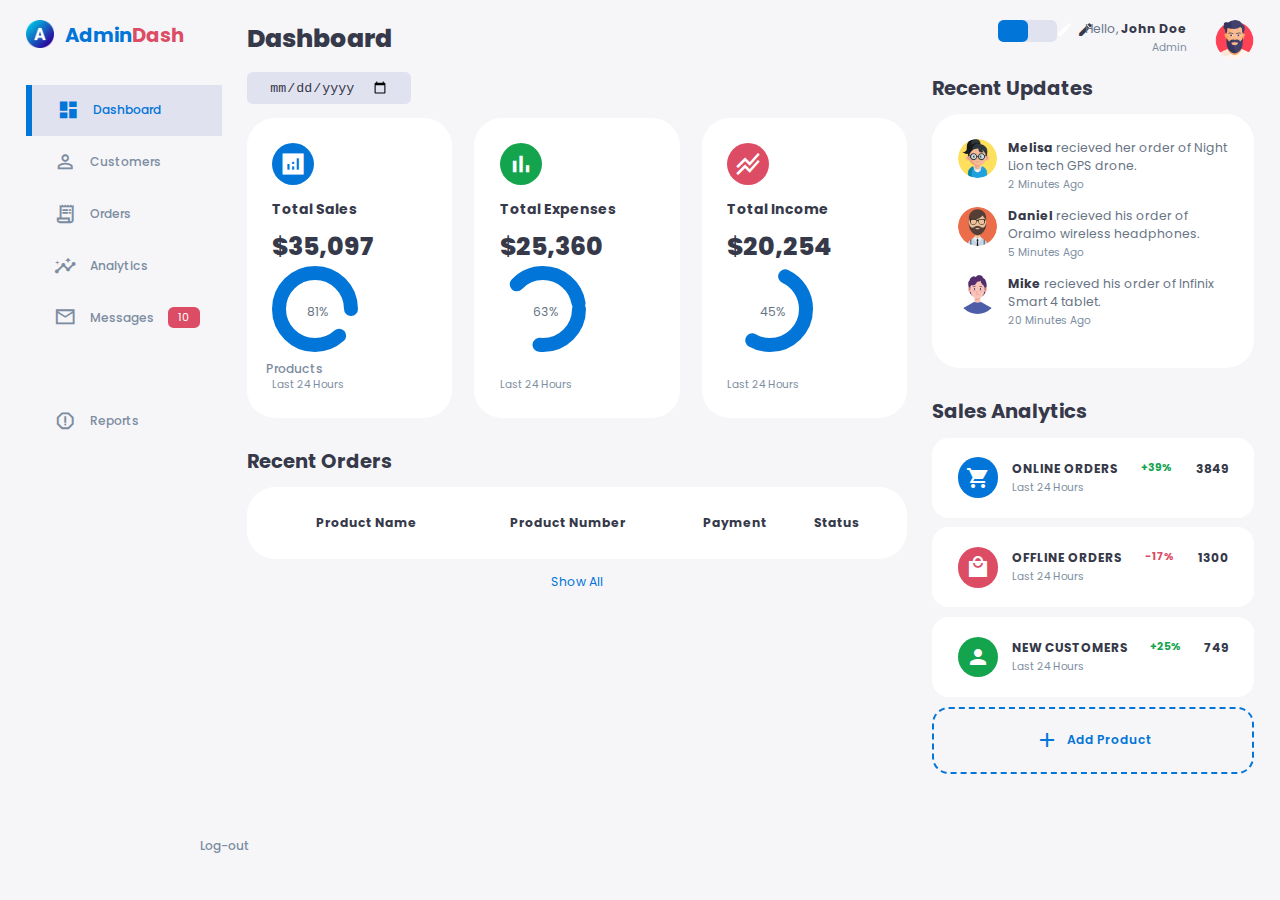
<file: index.html>
<!DOCTYPE html>
<html lang="en">
<head>
    <meta charset="UTF-8">
    <meta http-equiv="X-UA-Compatible" content="IE=edge">
    <meta name="viewport" content="width=device-width, initial-scale=1.0">
    <title>Admin Dashboard</title>
    <!-- Material Icons CDN -->
    <link href="https://fonts.googleapis.com/icon?family=Material+Icons+Sharp" rel="stylesheet">
    <link rel="stylesheet" href="style.css">
</head>
<body>
    <div class="container">
        <aside>
            <div class="top">
                <div class="logo">
                    <img src="/IMGS/logo.png" alt="">
                    <h2 class="primary">Admin<span class="danger">Dash</span></h2>
                    <div class="close" id="close-btn">
                        <span class="material-icons-sharp">close</span>
                    </div>
                </div>
                <div class="sidebar">
                    <a href="" class="active">
                        <span class="material-icons-sharp">dashboard</span>
                        <h3>Dashboard</h3>
                    </a>
                    <a href="">
                        <span class="material-icons-sharp">person_outline</span>
                        <h3>Customers</h3>
                    </a>
                    <a href="">
                        <span class="material-icons-sharp">receipt_long</span>
                        <h3>Orders</h3>
                    </a>
                    <a href="">
                        <span class="material-icons-sharp">insights</span>
                        <h3>Analytics</h3>
                    </a>
                    <a href="">
                        <span class="material-icons-sharp">mail_outline</span>
                        <h3>Messages</h3>
                        <span class="message-count">10</span>
                    </a>
                    <a href="">
                        <span class="material-icons-sharp">inventory</span>
                        <h3>Products</h3>
                    </a>
                    <a href="">
                        <span class="material-icons-sharp">report_gmailerrorred</span>
                        <h3>Reports</h3>
                    </a>
                    <a href="">
                        <span class="material-icons-sharp">logout</span>
                        <h3>Log-out</h3>
                    </a>
                </div>
            </div>
        </aside>
        <!--=================== END OF ASIDE =======================-->
        <main>
            <h1>Dashboard</h1>
            <div class="date">
                <input type="date">
            </div>
            <div class="insights">
                <div class="sales">
                    <span class="material-icons-sharp">analytics</span>
                    <div class="middle">
                        <div class="left">
                            <h3>Total Sales</h3>
                            <h1>$35,097</h1>
                        </div>
                        <div class="progress">
                            <svg>
                                <circle cx="38" cy="38" r="36"></circle>
                            </svg>
                            <div class="number">
                                <p>81%</p>
                            </div>
                        </div>
                    </div>
                    <small class="text-muted">Last 24 Hours</small>
                </div>
                <!--============= END OF SALES ==============-->
                <div class="expenses">
                    <span class="material-icons-sharp">bar_chart</span>
                    <div class="middle">
                        <div class="left">
                            <h3>Total Expenses</h3>
                            <h1>$25,360</h1>
                        </div>
                        <div class="progress">
                            <svg>
                                <circle cx="38" cy="38" r="36"></circle>
                            </svg>
                            <div class="number">
                                <p>63%</p>
                            </div>
                        </div>
                    </div>
                    <small class="text-muted">Last 24 Hours</small>
                </div>
                <!--============= END OF EXPENSES ==============-->
                <div class="income">
                    <span class="material-icons-sharp">stacked_line_chart</span>
                    <div class="middle">
                        <div class="left">
                            <h3>Total Income</h3>
                            <h1>$20,254</h1>
                        </div>
                        <div class="progress">
                            <svg>
                                <circle cx="38" cy="38" r="36"></circle>
                            </svg>
                            <div class="number">
                                <p>45%</p>
                            </div>
                        </div>
                    </div>
                    <small class="text-muted">Last 24 Hours</small>
                </div>
                <!--============= END OF INCOME ==============-->
            </div>
            <!--================ END OF INSIGHTS ================-->

            <div class="recent-orders">
                <h2>Recent Orders</h2>
                <table>
                    <thead>
                        <tr>
                            <th>Product Name</th>
                            <th>Product Number</th>
                            <th>Payment</th>
                            <th>Status</th>
                            <th></th>
                        </tr>
                    </thead>
                    <tbody>
                        <!-- <tr>
                            <td>Foldable Mini Drone</td>
                            <td>85631</td>
                            <td>Due</td>
                            <td class="warning">Pending</td>
                            <td class="primary">Details</td>
                        </tr> -->
                    </tbody>
                </table>
                <a href="#">Show All</a>
            </div>
        </main>
        <!--================== END OF MAIN ==================-->

        <div class="right">
            <div class="top">
                <button id="menu-btn">
                    <span class="material-icons-sharp">menu</span>
                </button>
                <div class="theme-toggler">
                    <span class="material-icons-sharp active">light_mode</span>
                    <span class="material-icons-sharp">dark_mode</span>
                </div>
                <div class="profile">
                    <div class="info">
                        <p>Hello, <b>John Doe</b></p>
                        <small class="text-muted">Admin</small>
                    </div>
                    <div class="profile-photo">
                        <img src="/IMGS/man.png">
                    </div>
                </div>
            </div>
            <!-- END OF TOP -->
            <div class="recent-updates">
                <h2>Recent Updates</h2>
                <div class="updates">
                    <div class="update">
                        <div class="profile-photo">
                            <img src="/IMGS/girl.png">
                        </div>
                        <div class="message">
                            <p><b>Melisa</b> recieved her order of Night Lion tech GPS drone.</p>
                            <small class="text-muted">2 Minutes Ago</small>
                        </div>
                    </div>
                    <div class="update">
                        <div class="profile-photo">
                            <img src="/IMGS/man-2.png">
                        </div>
                        <div class="message">
                            <p><b>Daniel</b> recieved his order of Oraimo wireless headphones.</p>
                            <small class="text-muted">5 Minutes Ago</small>
                        </div>
                    </div>
                    <div class="update">
                        <div class="profile-photo">
                            <img src="/IMGS/boy.png">
                        </div>
                        <div class="message">
                            <p><b>Mike</b> recieved his order of Infinix Smart 4 tablet.</p>
                            <small class="text-muted">20 Minutes Ago</small>
                        </div>
                    </div>
                </div>
            </div>
            <!--======================= END OF RECENT UPDATES =========================-->
            <div class="sales-analytics">
                <h2>Sales Analytics</h2>
                <div class="item online">
                    <div class="icon">
                        <span class="material-icons-sharp">shopping_cart</span>
                    </div>
                    <div class="right">
                        <div class="info">
                            <h3>ONLINE ORDERS</h3>
                            <small class="text-muted">Last 24 Hours</small>
                        </div>
                        <h5 class="success">+39%</h5>
                        <h3>3849</h3>
                    </div>
                </div>
                <div class="item offline">
                    <div class="icon">
                        <span class="material-icons-sharp">local_mall</span>
                    </div>
                    <div class="right">
                        <div class="info">
                            <h3>OFFLINE ORDERS</h3>
                            <small class="text-muted">Last 24 Hours</small>
                        </div>
                        <h5 class="danger">-17%</h5>
                        <h3>1300</h3>
                    </div>
                </div>
                <div class="item customers">
                    <div class="icon">
                        <span class="material-icons-sharp">person</span>
                    </div>
                    <div class="right">
                        <div class="info">
                            <h3>NEW CUSTOMERS</h3>
                            <small class="text-muted">Last 24 Hours</small>
                        </div>
                        <h5 class="success">+25%</h5>
                        <h3>749</h3>
                    </div>
                </div>
                <div class="item add-product">
                    <div>
                        <span class="material-icons-sharp">add</span>
                        <h3>Add Product</h3>
                    </div>
                </div>
            </div>
        </div>
    </div>

    <script src="/orders.js"></script>
    <script src="/script.js"></script>
</body>
</html>
</file>
<file: style.css>
@import url('https://fonts.googleapis.com/css2?family=Poppins:ital,wght@0,300;0,400;0,500;0,600;0,700;1,800&display=swap');

/*============= ROOT VARIABLES ============*/
:root {
    --color-primary:#0275D8;
    --color-secondary:#9FA6B2;
    --color-danger:#DC4C64;
    --color-success:#14A44D;
    --color-warning:#E4A11B;
    --color-white: #FFF;
    --color-info-dark:#7D8DA1;
    --color-info-light:#DCE1EB;
    --color-dark:#363949;
    --color-light:rgba(132,139,200,0.18);
    --color-primary-variant:#111E88;
    --color-dark-variant:#677483;
    --color-background:#F6F6F9;

    --card-border-radius: 2rem;
    --border-radius-1: 0.4rem;
    --border-radius-2: 0.8rem;
    --border-radius-3: 1.2rem;

    --card-padding: 1.8rem;
    --padding-1: 1.2rem;

    --box-shadow: 0 2rem 3rem var(var(--color-light));
}

/* ============== DARK THEME VARIABLES ============ */
.dark-theme-variables {
    --color-background: #181a1e;
    --color-white: #202528;
    --color-dark: #edeffd;
    --color-dark-variant: #a3bdcc;
    --color-light: rgba(0,0,0,0.4);
    --box-shadow: 0 2rem 3rem var(--color-light);
}

*{
    margin: 0;
    padding: 0;
    outline: 0;
    appearance: none;
    border: 0;
    text-decoration: none;
    list-style: none;
    box-sizing: border-box;
}

html {
    font-size: 14px;
}

body {
    width: 100vw;
    height: 100vh;
    font-family: poppins, sans-serif;
    font-size: 0.88rem;
    background: var(--color-background);
    user-select: none;
    overflow-x: hidden;
    color: var(--color-dark);
}

.container {
    display: grid;
    width: 96%;
    margin: 0 auto;
    gap: 1.8rem;
    grid-template-columns: 14rem auto 23rem;
}

a {
    color: var(--color-dark);
}

img {
    display: block;
    width: 100%;
    /* margin-bottom: 15px; */
}
h1 {
    font-weight: 800;
    font-size: 1.8rem;
}
h2 {
    font-size: 1.4rem;
}
h3 {
    font-size: 0.87rem;
}
h4 {
    font-size: 0.8rem;
}
h5 {
    font-size: 0.77rem;
}

small {
    font-size: 0.75rem;
}

.profile-photo {
    width: 2.8rem;
    height: 2.8rem;
    border-radius: 50%;
    overflow: hidden;
}

.text-muted {
    color: var(--color-info-dark);
}

p {
    color: var(--color-dark-variant);
}

b{
    color: var(--color-dark);
}

.primary{
    color: var(--color-primary)
}
.secondary{
    color: var(--color-secondary)
}
.success{
    color: var(--color-success)
}
.danger{
    color: var(--color-danger)
}
.warning{
    color: var(--color-warning)
}

aside {
    height: 100vh;
}
aside.top {
    /* background: white; */
    display: flex;
    align-items: center;
    justify-content: space-between;
    margin-top: 1.4rem;
}
aside .logo {
    display: flex;
    gap: 0.8rem;
    margin: 1.4rem 0 2.5rem 0;
}
aside .logo img {
    width: 2rem;
    height: 2rem;
}
aside .close {
    display: none;
}

/*================= SIDEBAR ================*/
aside .sidbar {
    display: flex;
    flex-direction: column;
    height: 86vh;
    position: relative;
    top: 3rem;
}

aside h3 {
    font-weight: 500;
}
aside .sidebar a{
    display: flex;
    color: var(--color-info-dark);
    margin-left: 2rem;
    gap: 1rem;
    align-items: center;
    position: relative;
    height: 3.7rem;
    transition: all 300ms ease;
}

aside .sidebar a span{
    font-size: 1.6rem;
    transition: all 300ms ease;
}
aside .sidebar a:last-child {
    position: absolute;
    bottom: 2rem;
    width: 100%;
} 
aside .sidebar a.active{
    background: var(--color-light);
    color: var(--color-primary);
    margin-left: 0;
}
aside .sidebar a.active::before{
    content: "";
    width: 6px;
    height: 100%;
    background: var(--color-primary);
}
aside .sidebar a.active span {
    color: var(--color-primary);
    margin-left: calc(1rem - 3px);
}
aside .sidebar a:hover {
    color: var(--color-primary);
}
aside .sidebar a:hover span{
    margin-left: 1rem;
}
aside .sidebar .message-count{
    background: var(--color-danger);
    color: var(--color-white);
    padding: 2px 10px;
    font-size: 11px;
    border-radius: var(--border-radius-1);
}

/* ==================== MAIN ====================== */
main {
    margin-top: 1.4rem;
}
main .date {
    display: inline-block;
    background: var(--color-light);
    border-radius: var(--border-radius-1);
    margin-top: 1rem;
    padding: 0.5rem 1.6rem;
}
main .date input[type='date'] {
    background: transparent;
    color: var(--color-dark);
}
main .insights {
    display: grid;
    grid-template-columns: repeat(3, 1fr);
    gap: 1.6rem;
}
main .insights > div {
    background: var(--color-white);
    padding: var(--card-padding);
    border-radius: var(--card-border-radius);
    margin-top: 1rem;
    box-shadow: var(--box-shadow);
    transition: all 300ms ease;
}
main .insights > div:hover {
    box-shadow: none;
}
main .insights > div span {
    background: var(--color-primary);
    padding: 0.5rem;
    border-radius: 50%;
    color: var(--color-white);
    font-size: 2rem;
}
main .insights > div.expenses span {
    background: var(--color-success);
}
main .insights > div.income span {
    background: var(--color-danger);
}
main .insights > div.middle {
    display: flex;
    align-items: center;
    justify-content: space-between;
}
main .insights h3 {
    margin: 1rem 0 0.6rem;
    font-size: 1rem;
}
main .insights .progress {
    position: relative;
    width: 92px;
    height: 92px;
    border-radius: 50%;
}
main .insights svg {
    width: 7rem;
    height: 7rem;
}
main .insights svg circle {
    fill: none;
    stroke: var(--color-primary);
    stroke-width: 14;
    stroke-linecap: round;
    transform: translate(5px, 5px);
}
main .insights .sales svg circle {
    stroke-dashoffset: -30;
    stroke-dasharray: 200;
}
main .insights .expenses svg circle {
    stroke-dashoffset: 20;
    stroke-dasharray: 80;
}
main .insights .income svg circle {
    stroke-dashoffset: 35;
    stroke-dasharray: 110;
}
main .insights .progress .number {
    position: absolute;
    top: 0;
    left: 0;
    height: 100%;
    width: 100%;
    display: flex;
    justify-content: center;
    align-items: center;
}
main .insights small {
    margin-top: 1.3rem;
    display: block;
}

/* ================ RECENT ORDERS =============== */
main .recent-orders {
    margin-top: 2rem;
}
main .recent-orders h2 {
    margin-bottom: 0.8rem;
}
main .recent-orders table {
    background: var(--color-white);
    width: 100%;
    border-radius: var(--card-border-radius);
    padding: var(--card-padding);
    text-align: center;
    box-shadow: var(--box-shadow);
    transition: all 300ms ease;
}
main .recent-orders table:hover {
    box-shadow: none;
}
main table tbody td {
    height: 2.8rem;
    border-bottom: 1px solid var(--color-light);
    color: var(--color-dark-variant);
}
main table tbody tr:last-child td {
    border: none;
}
main a {
    text-align: center;
    display: block;
    margin: 1rem auto;
    color: var(--color-primary);
}

/* ====================== RIGHT ===================== */
.right {
    margin-top: 1.4rem;
}
.right .top {
    display: flex;
    justify-content: end;
    gap: 2rem;
}
.right .top button {
    display: none;
}
.right .theme-toggler {
    background: var(--color-light);
    display: flex;
    justify-content: space-between;
    align-items: center;
    height: 1.6rem;
    width: 4.2rem;
    cursor: pointer;
    border-radius: var(--border-radius-1);
}
.right .theme-toggler span {
    font-size: 1.2rem;
    width: 50%;
    height: 100%;
    display: flex;
    align-items: center;
    justify-content: center;
}
.right .theme-toggler span.active {
    background: var(--color-primary);
    color: white;
    border-radius: var(--border-radius-1);
}
.right .top .profile {
    display: flex;
    gap: 2rem;
    text-align: right;
}

/* ===================== RECENT UPDATES ======================= */
.right .recent-updates {
    margin-top: 1rem;
}
.right .recent-updates h2 {
    margin-bottom: 0.8rem;
}
.right .recent-updates .updates {
    background: var(--color-white);
    padding: var(--card-padding);
    border-radius: var(--card-border-radius);
    box-shadow: var(--box-shadow);
    transition: all 300ms ease;
}
.right .recent-updates .updates:hover {
    box-shadow: none;
}
.right .recent-updates .updates .update {
    display: grid;
    grid-template-columns: 2.6rem auto;
    gap: 1rem;
    margin-bottom: 1rem;
}

/* =================== SALES ANALYTICS ================== */
.right .sales-analytics {
    margin-top: 2rem;
}
.right .sales-analytics h2 {
    margin-bottom: 0.8rem;
}
.right .sales-analytics .item {
    background: var(--color-white);
    display: flex;
    align-items: center;
    gap: 1rem;
    margin-bottom: 0.7rem;
    padding: 1.4rem var(--card-padding);
    border-radius: var(--border-radius-3);
    box-shadow: var(--box-shadow);
    transition: all 300ms ease;
}
.right .sales-analytics .item:hover {
    box-shadow: none;
}
.right .sales-analytics .item .right {
    display: flex;
    justify-content: space-between;
    align-items: start;
    margin: 0;
    width: 100%;
}
.right .sales-analytics .item .icon {
    padding: 0.6rem;
    color: var(--color-white);
    border-radius: 50%;
    background: var(--color-primary);
    display: flex;
}
.right .sales-analytics .item.offline .icon {
    background: var(--color-danger);
}
.right .sales-analytics .item.customers .icon {
    background: var(--color-success);
}
.right .sales-analytics .add-product {
    background-color: transparent;
    border: 2px dashed var(--color-primary);
    color: var(--color-primary);
    display: flex;
    align-items: center;
    justify-content: center;
}
.right .sales-analytics .add-product div {
    display: flex;
    align-items: center;
    gap: 0.6rem;
}
.right .sales-analytics .add-product div h3 {
    font-weight: 600;
}

/* ================== MEDIA QUERIES ================== */
@media screen and (max-width:1200px) {
    .container {
        width: 94%;
        grid-template-columns: 7rem auto 23rem;
    }
    aside .logo h2{
        display: none;
    }
    aside .sidebar h3 {
        display: none;
    }
    aside .sidebar a{
        width: 5.6rem;
    }
    aside .sidebar a:last-child{
        position: relative;
        margin-top: 1.8rem;
    }
    main .insights {
        grid-template-columns: 1fr;
        gap: 0;
    }
    main .recent-orders {
        width: 94%;
        position: absolute;
        left: 50%;
        transform: translateX(-50%);
        margin: 2rem 0 0 8.8rem;
    }
    main .recent-orders table {
        width: 83vw;
    }
    main table thead tr th:last-child, 
    main table thead tr th:first-child {
        display: none;
    }
    main table tbody tr td:last-child, 
    main table tbody tr td:first-child {
        display: none;
    }
}

/* ================== MEDIA QUERIES ================== */
@media screen and (max-width: 768px) {
    .container {
        width: 100%;
        grid-template-columns: 1fr;
    }
    aside {
        position: fixed;
        left: -100%;
        background: var(--color-white);
        width: 18rem;
        z-index: 3;
        box-shadow: 1rem 3rem 4rem var(--color-light);
        height: 100vh;
        padding-right: var(--card-padding);
        display: none;
        animation: showMenu 400ms ease forwards;
    }
    @keyframes showMenu {
        to{
            left: 0;
        }
    }
    aside .logo {
        margin-left: 1rem;
    }
    aside .logo h2 {
        display: inline;
    }
    aside .sidebar h3 {
        display: inline;
    }
    aside .sidebar a {
        width: 100%;
        height: 3.4rem;
    }
    aside .close {
        display: inline-block;
        cursor: pointer;
    }
    main {
        margin-top: 8rem;
        padding: 0 1rem;

    }
    main .recent-orders {
        position: relative;
        margin: 3rem 0 0 0;
        width: 100%;
    }
    main .recent-orders table {
        width: 100%;
        margin: 0;
    }
    .right {
        width: 94%;
        margin: 0 auto 4rem;
    }
    .right .top {
        position: fixed;
        top: 0;
        left: 0;
        align-items: center;
        padding: 0 0.8rem;
        height: 4.6rem;
        background: var(--color-white);
        width: 100%;
        margin: 0;
        z-index: 2;
        box-shadow: 0 1rem 1rem var(--color-light);
    }
    .right .top .theme-toggler {
        width: 4.4rem;
        position: absolute;
        left: 66%;
    }
    .right .profile .info {
        display: none;
    }
    .right .top button {
        display: inline-block;
        background: transparent;
        cursor: pointer;
        color: var(--color-dark);
        position: absolute;
        left: 1rem;
    }
    .right .top button span {
        font-size: 2rem;
    }
}
</file>
